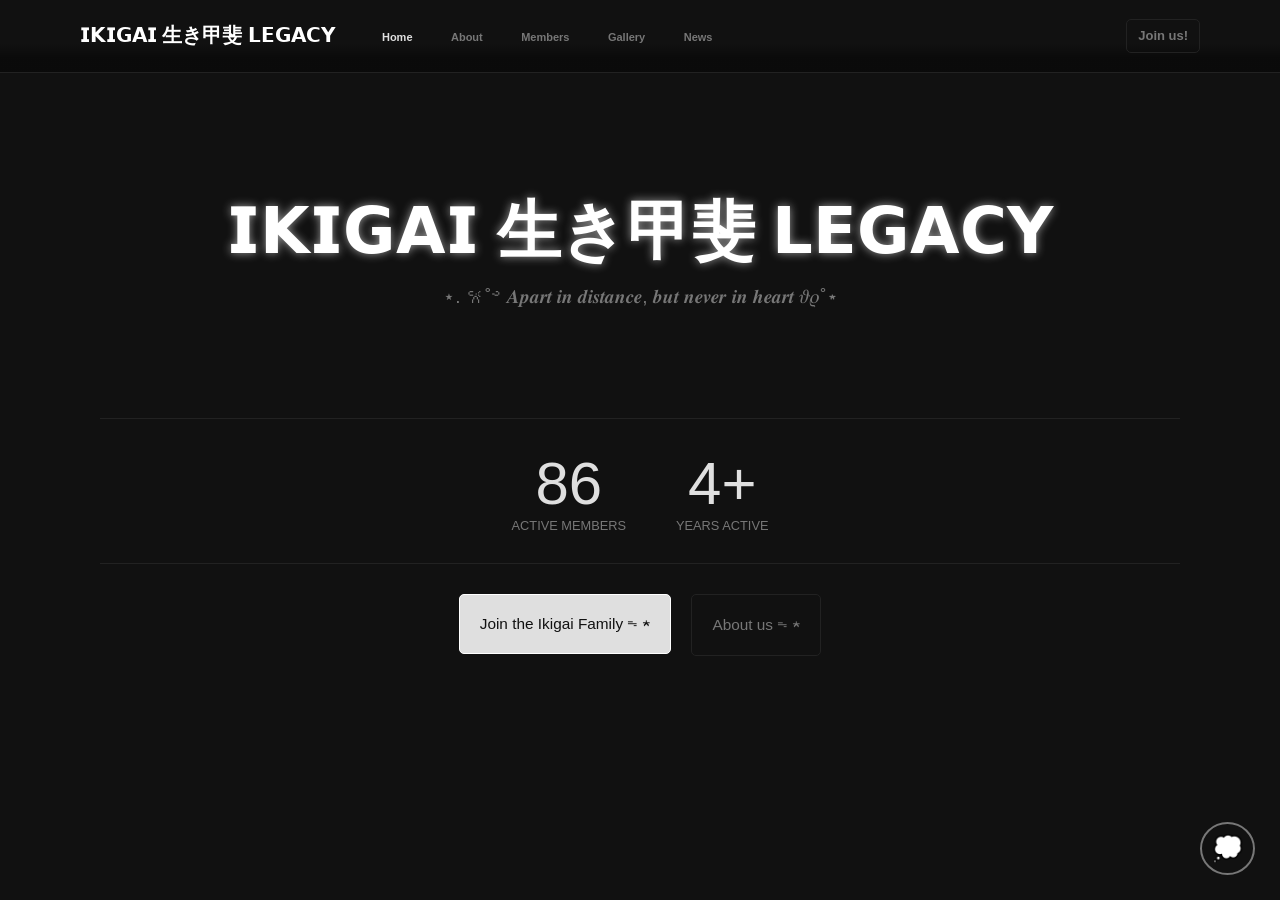
<file: index.html>
<!DOCTYPE html>
<html lang="en">
<head>
    <meta charset="UTF-8">
    <meta name="viewport" content="width=device-width, initial-scale=1.0">
    <title>𝗜𝗞𝗜𝗚𝗔𝗜 生き甲斐 𝗟𝗘𝗚𝗔𝗖𝗬</title>
    <link rel="stylesheet" href="home.css">
    <link rel="stylesheet" href="discord-widget.css">
    <link rel="stylesheet" href="general.css">
    <link rel="icon" type="image/png" href="ikigai.png">
</head>
<body>

    <div class="menu-container">  

        <button class="menu-btn" id="menu-btn"><strong>☰</strong></button>
        <div class="menu-overlay" onclick="closeMenu()"></div>
        <nav class="menu">
            <a href="index.html" class="active">Home</a>
            <a href="about.html">About</a>
            <a href="members.html">Members</a>
            <a href="gallery.html">Gallery</a>
            <a href="news.html">News</a>
            <button class="join-menu join-trigger">Join us!</button>
        </nav>
        
    </div>
    
    <div class="header">
        <div class="head-container">
            <div class="logo-title">
                <div class="logo-name">𝗜𝗞𝗜𝗚𝗔𝗜 生き甲斐 𝗟𝗘𝗚𝗔𝗖𝗬</div>
            </div>
            
            <div class="nav-buttons">

                <div class="start">
                    <nav>
                        <a href="index.html" class="active">Home</a>
                        <a href="about.html">About</a>
                        <a href="members.html">Members</a>
                        <a href="gallery.html">Gallery</a>
                        <a href="news.html">News</a>
                    </nav>
                </div>

                <div class="end">
                    <button class="join-end join-trigger">Join us!</button>
                </div>

            </div>

            

            

            
        </div>
    </div>

    <!-- Discord Widget Button -->
    <div class="showcard-container"> <button class="show-card" onclick="showCard()">💭</button> </div>

    <!-- Discord Widget Card -->
    <div class="discord-widget">
        <div class="discord-card" id="discord-card"> 
            <div class="head">
                <div class="serverName" id="serverName">⋆˚࿔ 𝒊𝒌𝒊𝒈𝒂𝒊 𝜗𝜚˚⋆</div>
                    <button class="hide-card" onclick="closeCard()" id="hide">✗</button>
            </div>

            <div class="online-section">
                <div class="dot-symbol">●</div>
                <div class="online-text"> 𝑶𝒏𝒍𝒊𝒏𝒆 - <span id="online">0</span> </div>
            </div>

            <div class="avatar-position">
                <div class="avatars">

                    <div class="avatar online">
                        <img src="discord/profile1.webp">
                    </div>

                    <div class="avatar online">
                        <img src="discord/profile2.webp">
                    </div>

                    <div class="avatar idle">
                        <img src="discord/profile3.webp">
                    </div>

                    <div class="avatar idle">
                        <img src="discord/profile4.webp">
                    </div>

                    <div class="avatar dnd">
                        <img src="discord/profile5.webp">
                    </div>

                </div>
            </div>

            <div class="lower-part">
                <a id="joinBtn" href="https://discord.com/invite/5m6chs7nX4" target="_blank">Join Server</a>
            </div>
        </div>
    </div>

    <div class="page">
        <div class="home-page">
        
            <!-- Title section -->
            <div class="home-title">
            <strong>𝗜𝗞𝗜𝗚𝗔𝗜 生き甲斐 𝗟𝗘𝗚𝗔𝗖𝗬</strong>
            </div>

            <div class="motto">⋆. 𐙚˚࿔ 𝑨𝒑𝒂𝒓𝒕 𝒊𝒏 𝒅𝒊𝒔𝒕𝒂𝒏𝒄𝒆, 𝒃𝒖𝒕 𝒏𝒆𝒗𝒆𝒓 𝒊𝒏 𝒉𝒆𝒂𝒓𝒕 𝜗𝜚˚⋆</div>

            <!-- detail sections-->
            <div class="detail-section">
                <div class="detail-container">
                <div class="details">
                    86
                </div>
                <div class="detail-desc">
                    ACTIVE MEMBERS
                </div>
                </div>

                <div class="detail-container">
                <div class="details">
                    4+
                </div>
                <div class="detail-desc">
                    YEARS ACTIVE
                </div>
                </div>


            </div>
            
            <!-- low sections -->
            <div class="low-sections">
                <div class="low-buttons">
                    <button class="low-join join-trigger">
                        Join the Ikigai Family ᯓ★
                    </button>
                    <a class="low-about" href="about.html">About us ᯓ★</a>
                </div>
            </div>

            

        </div>

        
    </div> <!-- Page End -->

    <!-- Join Modal -->
    <div class="modal-join">

        <div class="modal-window">

            <!-- Header -->
            <div class="modal-header">

                <div class="modal-info">
                    <div class="modal-title">
                        𝑱𝒐𝒊𝒏 𝑰𝒌𝒊𝒈𝒂𝒊 𝑭𝒂𝒎𝒊𝒍𝒚
                    </div>

                    <div class="modal-desc">
                        Please read our rules before joining.
                    </div>
                </div>

                <button class="modal-close">×</button>

            </div>

            <!-- Rules -->
            <div class="modal-viewer">

                <div class="join-rules">

                    <div class="join-rule">
                        <div class="rule-title">𝟏. 𝑹𝒆𝒔𝒑𝒆𝒄𝒕 𝑬𝒗𝒆𝒓𝒚𝒐𝒏𝒆</div>
                        <div class="rule-desc">
                            Treat every member with kindness and respect their opinions. Everyone’s voice matters here.
                        </div>
                    </div>

                    <div class="join-rule">
                        <div class="rule-title">𝟐. 𝑺𝒕𝒓𝒊𝒄𝒕 𝑪𝒐𝒏𝒇𝒊𝒅𝒆𝒏𝒕𝒊𝒂𝒍𝒊𝒕𝒚</div>
                        <div class="rule-desc">
                            Everything shared in this group stays in this group. This includes conversations, personal accounts, and media.
                            Even if you leave the squad, confidentiality rules still apply. No sharing or discussing anything outside the group, now or in the future.
                        </div>
                    </div>

                    <div class="join-rule">
                        <div class="rule-title">𝟑. 𝑵𝒐 𝑻𝒓𝒐𝒖𝒃𝒍𝒆𝒎𝒂𝒌𝒆𝒓𝒔</div>
                        <div class="rule-desc">
                            We’re here to play and have fun. Any behavior that disrupts our harmony or causes conflict won’t be tolerated. We are strict about this rule, and repeated offenses or serious disruptions can result in <strong>Immediate Removal</strong> from the squad.
                        </div>
                    </div>

                    <div class="join-rule">
                        <div class="rule-title">𝟒. 𝑯𝒂𝒏𝒅𝒍𝒆 𝑪𝒐𝒏𝒇𝒍𝒊𝒄𝒕𝒔 𝑷𝒓𝒊𝒗𝒂𝒕𝒆𝒍𝒚</div>
                        <div class="rule-desc">
                            If you have issues with other members, resolve them privately. Leaving our GCs is equivalent to leaving the squad. Avoid creating unnecessary conflict.
                        </div>
                    </div>

                </div>

                <div class="join-actions">

                    <a 
                        href="https://canva.link/7v14h85819vjnkk"
                        target="_blank"
                        class="join-edit">
                        Edit Squad DP
                    </a>

                    <a 
                        href="https://docs.google.com/forms/d/e/1FAIpQLSfjyB8L9kWrnWd9bgaFZAZojtJx5KCW9Il7itQAc0xYwwFybQ/viewform"
                        target="_blank"
                        class="join-confirm">
                        Join the Family ᯓ★
                    </a>

                </div>

            </div>

        </div>

    </div>
 

<script src="general.js"></script>
</body>
</html>
</file>
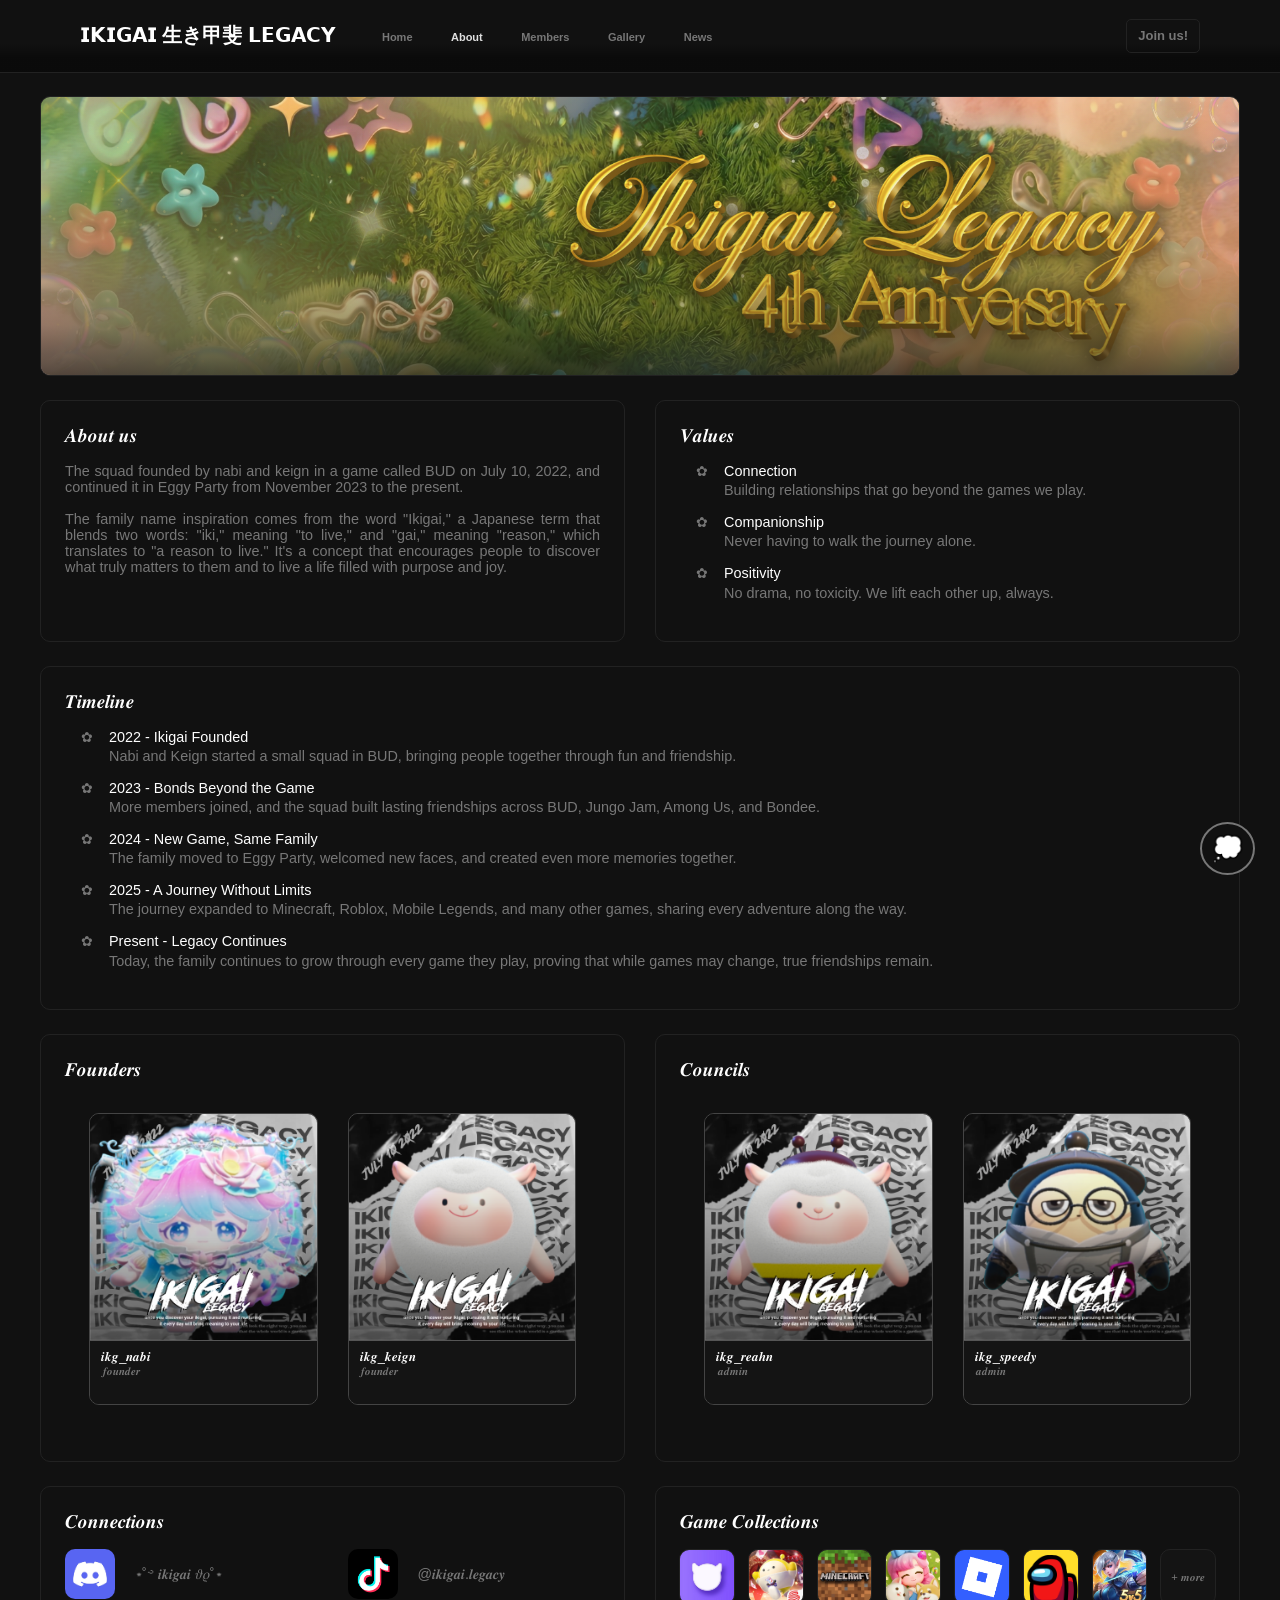
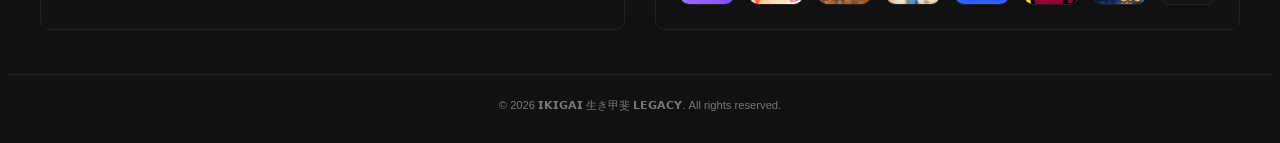
<file: about.html>
<!DOCTYPE html>
<html lang="en">
<head>
    <meta charset="UTF-8">
    <meta name="viewport" content="width=device-width, initial-scale=1.0">
    <title>𝗜𝗞𝗜𝗚𝗔𝗜 生き甲斐 𝗟𝗘𝗚𝗔𝗖𝗬</title>
    <link rel="stylesheet" href="general.css">
    <link rel="stylesheet" href="about.css">
    <link rel="stylesheet" href="discord-widget.css">
    <link rel="icon" type="image/png" href="ikigai.png">
</head>
<body>

    <!-- Header -->
    <div class="menu-container">  

        <button class="menu-btn" id="menu-btn"><strong>☰</strong></button>
        <div class="menu-overlay" onclick="closeMenu()"></div>
        <nav class="menu">
            <a href="index.html">Home</a>
            <a href="about.html" class="active">About</a>
            <a href="members.html">Members</a>
            <a href="gallery.html">Gallery</a>
            <a href="news.html">News</a>
            <button class="join-menu join-trigger">Join us!</button>
        </nav>
        
    </div>
    
    <div class="header">
        <div class="head-container">
            <div class="logo-title">
                <div class="logo-name">𝗜𝗞𝗜𝗚𝗔𝗜 生き甲斐 𝗟𝗘𝗚𝗔𝗖𝗬</div>
            </div>
            
            <div class="nav-buttons">

                <div class="start">
                    <nav>
                        <a href="index.html">Home</a>
                        <a href="about.html" class="active">About</a>
                        <a href="members.html">Members</a>
                        <a href="gallery.html">Gallery</a>
                    <a href="news.html">News</a>
                    </nav>
                </div>

                <div class="end">
                    <button class="join-end join-trigger">Join us!</button>
                </div>

            </div>

            

            

            
        </div>
    </div>

    <!-- Discord-widget -->
    <div class="showcard-container"> <button class="show-card" onclick="showCard()">💭</button> </div>
    <div class="discord-widget">
        <div class="discord-card" id="discord-card"> 
            <div class="head">

                <div class="serverName" id="serverName">⋆˚࿔ 𝒊𝒌𝒊𝒈𝒂𝒊 𝜗𝜚˚⋆</div>

                    <button class="hide-card" onclick="closeCard()" id="hide">✗</button>

            </div>

            <div class="online-section">
                <div class="dot-symbol">●</div>
                <div class="online-text"> 𝑶𝒏𝒍𝒊𝒏𝒆 - <span id="online">0</span> </div>
            </div>
    


            <div class="avatar-position">
                <div class="avatars">

                    <div class="avatar online">
                        <img src="discord/profile1.webp">
                    </div>

                    <div class="avatar online">
                        <img src="discord/profile2.webp">
                    </div>

                    <div class="avatar idle">
                        <img src="discord/profile3.webp">
                    </div>

                    <div class="avatar idle">
                        <img src="discord/profile4.webp">
                    </div>

                    <div class="avatar dnd">
                        <img src="discord/profile5.webp">
                    </div>

                </div>
            </div>

            <div class="lower-part">
                <a id="joinBtn" href="https://discord.com/invite/5m6chs7nX4" target="_blank">Join Server</a>
            </div>
        </div>
    </div>

    <div class="page">
        <div class="about-page">

            <div class="about-container banner">
                <img src="banner/banner.png" class="banner-img">
            </div>
            
            <div class="about-grid">

                <div class="about-container">
                    <div class="about-title">
                        𝑨𝒃𝒐𝒖𝒕 𝒖𝒔
                    </div>
                    <div class="about-content">
                        The squad founded by nabi and keign in a game called BUD on July 10, 2022, and continued it in Eggy Party from November 2023 to the present.
                    </div>
                    <div class="about-content">
                        The family name inspiration comes from the word "Ikigai," a Japanese term that blends two words: "iki," meaning "to live," and "gai," meaning "reason," which translates to "a reason to live." It's a concept that encourages people to discover what truly matters to them and to live a life filled with purpose and joy.
                    </div>
                </div>

                <div class="about-container">
                    <div class="about-title">
                        𝑽𝒂𝒍𝒖𝒆𝒔
                    </div>
                    <div class="about-content">
                        <div class="about-items">
                            <div class="item-bullet">✿</div>
                            <div class="item-content">
                                <div class="item-title">Connection</div>
                                <div class="item-desc">Building relationships that go beyond the games we play.</div>
                            </div>
                        </div>
                    </div>
                    <div class="about-content">
                        <div class="about-items">
                            <div class="item-bullet">✿</div>
                            <div class="item-content">
                                <div class="item-title">Companionship</div>
                                <div class="item-desc">Never having to walk the journey alone.</div>
                            </div>
                        </div>
                    </div>
                    <div class="about-content">
                        <div class="about-items">
                            <div class="item-bullet">✿</div>
                            <div class="item-content">
                                <div class="item-title">Positivity</div>
                                <div class="item-desc">No drama, no toxicity. We lift each other up, always.</div>
                            </div>
                        </div>
                    </div>
                </div>

            </div>

            <div class="about-container timeline-container">
                <div class="about-title">
                    𝑻𝒊𝒎𝒆𝒍𝒊𝒏𝒆
                </div>
                <div class="about-content">
                    <div class="about-items">
                            <div class="item-bullet">✿</div>
                            <div class="item-content">
                                <div class="item-title">2022 - Ikigai Founded</div>
                                <div class="item-desc">Nabi and Keign started a small squad in BUD, bringing people together through fun and friendship.</div>
                            </div>
                        </div>
                </div>

                <div class="about-content">
                    <div class="about-items">
                            <div class="item-bullet">✿</div>
                            <div class="item-content">
                                <div class="item-title">2023 - Bonds Beyond the Game</div>
                                <div class="item-desc">More members joined, and the squad built lasting friendships across BUD, Jungo Jam, Among Us, and Bondee.</div>
                            </div>
                        </div>
                </div>

                <div class="about-content">
                    <div class="about-items">
                            <div class="item-bullet">✿</div>
                            <div class="item-content">
                                <div class="item-title">2024 - New Game, Same Family</div>
                                <div class="item-desc">The family moved to Eggy Party, welcomed new faces, and created even more memories together.</div>
                            </div>
                        </div>
                </div>

                <div class="about-content">
                    <div class="about-items">
                            <div class="item-bullet">✿</div>
                            <div class="item-content">
                                <div class="item-title">2025 - A Journey Without Limits</div>
                                <div class="item-desc">The journey expanded to Minecraft, Roblox, Mobile Legends, and many other games, sharing every adventure along the way.</div>
                            </div>
                        </div>
                </div>

                <div class="about-content">
                    <div class="about-items">
                            <div class="item-bullet">✿</div>
                            <div class="item-content">
                                <div class="item-title">Present - Legacy Continues</div>
                                <div class="item-desc">Today, the family continues to grow through every game they play, proving that while games may change, true friendships remain.</div>
                            </div>
                        </div>
                </div>
            </div>
            <div class="about-grid">
                <div class="about-container">
                    <div class="about-title">
                        𝑭𝒐𝒖𝒏𝒅𝒆𝒓𝒔
                    </div>
                    <div class="about-content">
                        <div class="about-content-grid">
                            <div class="about-card">
                                <div class="about-img">
                                    <img src="profiles/nabi.png">
                                </div>
                                
                                <div class="about-body">
                                    <div class="about-name">𝒊𝒌𝒈_𝒏𝒂𝒃𝒊</div>
                                    <div class="about-role">𝒇𝒐𝒖𝒏𝒅𝒆𝒓</div>
                                </div>
                            </div>
                            <div class="about-card">
                                <div class="about-img">
                                    <img src="profiles/dongdong1.png">
                                </div>
                                <div class="about-body">
                                    <div class="about-name">𝒊𝒌𝒈_𝒌𝒆𝒊𝒈𝒏</div>
                                    <div class="about-role">𝒇𝒐𝒖𝒏𝒅𝒆𝒓</div>
                                    <div class="about-socials"></div>
                                </div>
                            </div>
                        </div>
                    </div>
                    
                </div>

                <div class="about-container">
                    <div class="about-title">
                        𝑪𝒐𝒖𝒏𝒄𝒊𝒍𝒔
                    </div>
                    <div class="about-content">
                        <div class="about-content-grid">
                            <div class="about-card">
                                <div class="about-img">
                                    <img src="profiles/dongdong2.png">
                                </div>
                                <div class="about-body">
                                    <div class="about-name">𝒊𝒌𝒈_𝒓𝒆𝒂𝒉𝒏</div>
                                    <div class="about-role">𝒂𝒅𝒎𝒊𝒏</div>
                                </div>
                            </div>
                            <div class="about-card">
                                <div class="about-img">
                                    <img src="profiles/speedy.png">
                                </div>
                                <div class="about-body">
                                    <div class="about-name">𝒊𝒌𝒈_𝒔𝒑𝒆𝒆𝒅𝒚</div>
                                    <div class="about-role">𝒂𝒅𝒎𝒊𝒏</div>
                                    <div class="about-socials"></div>
                                </div>
                            </div>
                        </div>
                    </div>
                    
                </div>
            </div>

            <div class="about-grid">

                <div class="about-container">
                    <div class="about-title">
                        𝑪𝒐𝒏𝒏𝒆𝒄𝒕𝒊𝒐𝒏𝒔
                    </div>
                    <div class="about-connections-grid">
                        <div class="about-connections">
                            <img class="about-connections-img" src="apps/discord.jpg">
                            <a class="about-connections-link" href="https://discord.com/invite/5m6chs7nX4" target="_blank">⋆˚࿔ 𝒊𝒌𝒊𝒈𝒂𝒊 𝜗𝜚˚⋆</a>
                        </div>
                        <div class="about-connections">
                            <img class="about-connections-img" src="apps/tiktok.avif">
                            <a class="about-connections-link" href="https://www.tiktok.com/@ikigai.legacy?_t=ZS-8wNGGbBKXw1&_r=1" target="_blank">@𝒊𝒌𝒊𝒈𝒂𝒊.𝒍𝒆𝒈𝒂𝒄𝒚</a>
                        </div>
                    </div>
                </div>

                <div class="about-container">
                    <div class="about-title">
                        𝑮𝒂𝒎𝒆 𝑪𝒐𝒍𝒍𝒆𝒄𝒕𝒊𝒐𝒏𝒔
                    </div>
                    <div class="about-games-grid">
                        <img class="about-games" src="apps/bud.jpg">
                        <img class="about-games" src="apps/eggyparty.png">
                        <img class="about-games" src="apps/minecraft.webp">
                        <img class="about-games" src="apps/Heartopia.webp">
                        <img class="about-games" src="apps/roblox.webp">
                        <img class="about-games" src="apps/among-us.png">
                        <img class="about-games" src="apps/MLBB.jpg">
                        <div class="about-games">+ 𝒎𝒐𝒓𝒆</div>
                    </div>
                </div>

            


            </div>

            
            
        </div>

        <div class="footer">
            © 2026 𝗜𝗞𝗜𝗚𝗔𝗜 生き甲斐 𝗟𝗘𝗚𝗔𝗖𝗬. All  rights reserved.
        </div>
    </div>

    <!-- Join Modal -->
    <div class="modal-join">

        <div class="modal-window">

            <!-- Header -->
            <div class="modal-header">

                <div class="modal-info">
                    <div class="modal-title">
                        𝑱𝒐𝒊𝒏 𝑰𝒌𝒊𝒈𝒂𝒊 𝑭𝒂𝒎𝒊𝒍𝒚
                    </div>

                    <div class="modal-desc">
                        Please read our rules before joining.
                    </div>
                </div>

                <button class="modal-close">×</button>

            </div>

            <!-- Rules -->
            <div class="modal-viewer">

                <div class="join-rules">

                    <div class="join-rule">
                        <div class="rule-title">𝟏. 𝑹𝒆𝒔𝒑𝒆𝒄𝒕 𝑬𝒗𝒆𝒓𝒚𝒐𝒏𝒆</div>
                        <div class="rule-desc">
                            Treat every member with kindness and respect their opinions. Everyone’s voice matters here.
                        </div>
                    </div>

                    <div class="join-rule">
                        <div class="rule-title">𝟐. 𝑺𝒕𝒓𝒊𝒄𝒕 𝑪𝒐𝒏𝒇𝒊𝒅𝒆𝒏𝒕𝒊𝒂𝒍𝒊𝒕𝒚</div>
                        <div class="rule-desc">
                            Everything shared in this group stays in this group. This includes conversations, personal accounts, and media.
                            Even if you leave the squad, confidentiality rules still apply. No sharing or discussing anything outside the group, now or in the future.
                        </div>
                    </div>

                    <div class="join-rule">
                        <div class="rule-title">𝟑. 𝑵𝒐 𝑻𝒓𝒐𝒖𝒃𝒍𝒆𝒎𝒂𝒌𝒆𝒓𝒔</div>
                        <div class="rule-desc">
                            We’re here to play and have fun. Any behavior that disrupts our harmony or causes conflict won’t be tolerated. We are strict about this rule, and repeated offenses or serious disruptions can result in <strong>Immediate Removal</strong> from the squad.
                        </div>
                    </div>

                    <div class="join-rule">
                        <div class="rule-title">𝟒. 𝑯𝒂𝒏𝒅𝒍𝒆 𝑪𝒐𝒏𝒇𝒍𝒊𝒄𝒕𝒔 𝑷𝒓𝒊𝒗𝒂𝒕𝒆𝒍𝒚</div>
                        <div class="rule-desc">
                            If you have issues with other members, resolve them privately. Leaving our GCs is equivalent to leaving the squad. Avoid creating unnecessary conflict.
                        </div>
                    </div>

                </div>

                <div class="join-actions">

                    <a 
                        href="https://canva.link/7v14h85819vjnkk"
                        target="_blank"
                        class="join-edit">
                        Edit Squad DP
                    </a>

                    <a 
                        href="https://docs.google.com/forms/d/e/1FAIpQLSfjyB8L9kWrnWd9bgaFZAZojtJx5KCW9Il7itQAc0xYwwFybQ/viewform"
                        target="_blank"
                        class="join-confirm">
                        Join the Family ᯓ★
                    </a>

                </div>

            </div>

        </div>

    </div>

    

  <script src="general.js"></script>
</body>
</html>
</file>
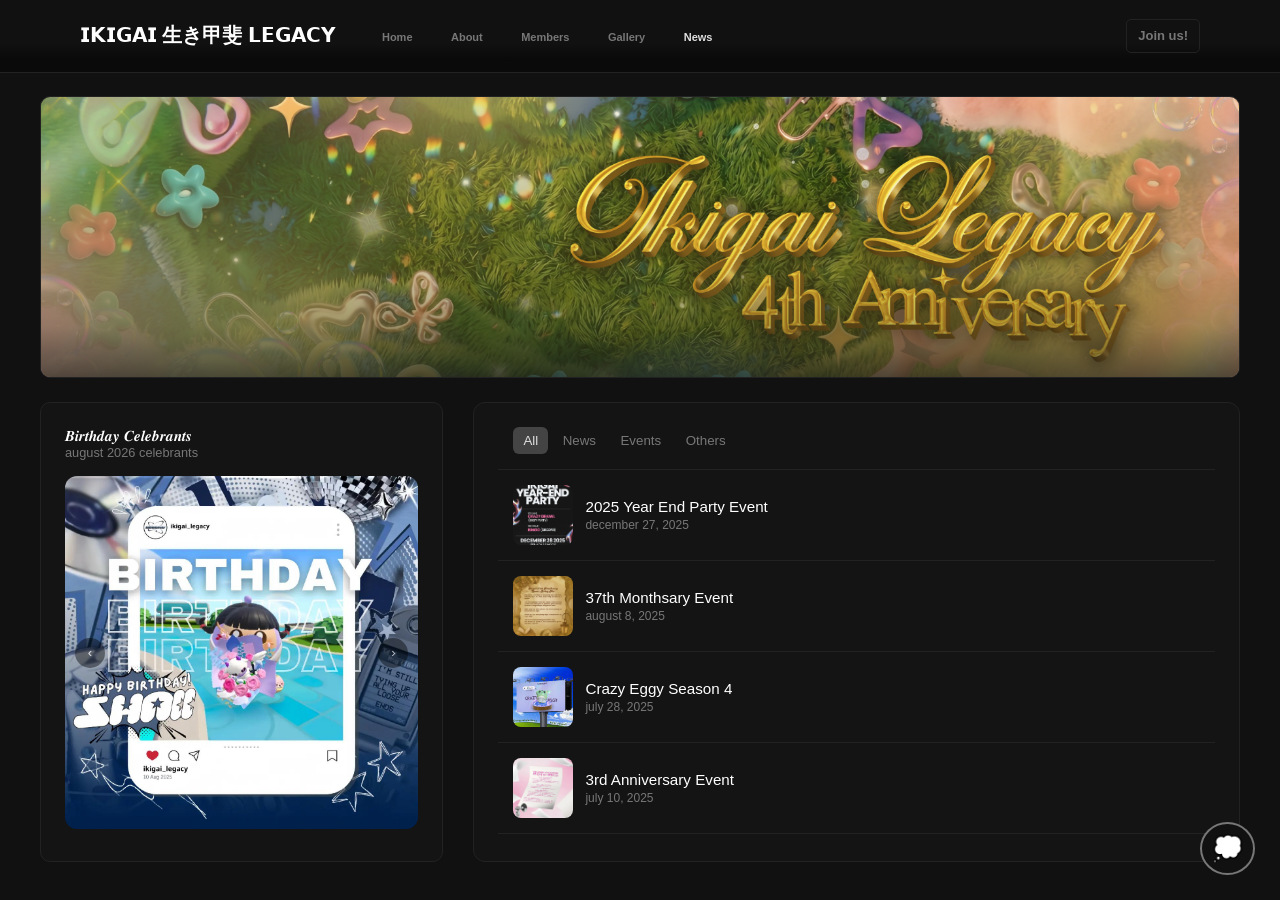
<file: news.html>
<!DOCTYPE html>
<html lang="en">
<head>
    <meta charset="UTF-8">
    <meta name="viewport" content="width=device-width, initial-scale=1.0">
    <title>𝗜𝗞𝗜𝗚𝗔𝗜 生き甲斐 𝗟𝗘𝗚𝗔𝗖𝗬</title>
    <link rel="stylesheet" href="discord-widget.css">
    <link rel="stylesheet" href="general.css">
    <link rel="stylesheet" href="news.css">
    <link rel="icon" type="image/png" href="ikigai.png">
</head>
<body>
    <div class="menu-container">  

        <button class="menu-btn" id="menu-btn"><strong>☰</strong></button>
                
        <nav class="menu">
            <a href="index.html" >Home</a>
            <a href="about.html">About</a>
            <a href="members.html">Members</a>
            <a href="gallery.html">Gallery</a>
            <a href="news.html" class="active">News</a>
            <button class="join-menu join-trigger">Join us!</button>
        </nav>
        
    </div>
    
    <div class="header">
        <div class="head-container">
            <div class="logo-title">
                <div class="logo-name">𝗜𝗞𝗜𝗚𝗔𝗜 生き甲斐 𝗟𝗘𝗚𝗔𝗖𝗬</div>
            </div>
            
            <div class="nav-buttons">

                <div class="start">
                    <nav>
                        <a href="index.html">Home</a>
                        <a href="about.html">About</a>
                        <a href="members.html">Members</a>
                        <a href="gallery.html">Gallery</a>
                        <a href="news.html" class="active">News</a>
                    </nav>
                </div>

                <div class="end">
                    <button class="join-end join-trigger">Join us!</button>
                </div>

            </div>

            

            

            
        </div>
    </div>

    <!-- Discord Widget Button -->
    <div class="showcard-container"> <button class="show-card" onclick="showCard()">💭</button> </div>

    <!-- Discord Widget Card -->
    <div class="discord-widget">
        <div class="discord-card" id="discord-card"> 
            <div class="head">
                <div class="serverName" id="serverName">⋆˚࿔ 𝒊𝒌𝒊𝒈𝒂𝒊 𝜗𝜚˚⋆</div>
                <button class="hide-card" onclick="closeCard()" id="hide">✗</button>
            </div>

            <div class="online-section">
                <div class="dot-symbol">●</div>
                <div class="online-text"> 𝑶𝒏𝒍𝒊𝒏𝒆 - <span id="online">0</span> </div>
            </div>

            <div class="avatar-position">
                <div class="avatars">

                    <div class="avatar online">
                        <img src="discord/profile1.webp">
                    </div>

                    <div class="avatar online">
                        <img src="discord/profile2.webp">
                    </div>

                    <div class="avatar idle">
                        <img src="discord/profile3.webp">
                    </div>

                    <div class="avatar idle">
                        <img src="discord/profile4.webp">
                    </div>

                    <div class="avatar dnd">
                        <img src="discord/profile5.webp">
                    </div>

                </div>
            </div>

            <div class="lower-part">
                <a id="joinBtn" href="https://discord.com/invite/5m6chs7nX4" target="_blank">Join Server</a>
            </div>
        </div>
    </div>

    <div class="page">
        <div class="news-page">

            <div class="banner">
                <img src="banner/banner.png" class="banner-img">
            </div>

            <div class="news-grid">

                

                <div class="news-container">

                    <div class="news-title">𝑩𝒊𝒓𝒕𝒉𝒅𝒂𝒚 𝑪𝒆𝒍𝒆𝒃𝒓𝒂𝒏𝒕𝒔</div>
                    <div class="news-desc">august 2026 celebrants</div>
                    <div class="img-carousel">

                        <button class="img-btn img-prev">‹</button>

                        <div class="img-window">
                            <div class="img-track">

                                <img class="img-slide" src="bday/08-10.jpeg" alt="">
                                <img class="img-slide" src="bday/08-11.jpeg" alt="">
                                <img class="img-slide" src="bday/08-14.jpeg" alt="">
                                <img class="img-slide" src="bday/08-15.jpeg" alt="">
                                <img class="img-slide" src="bday/08-18.jpeg" alt="">
                                <img class="img-slide" src="bday/08-28.jpeg" alt="">
                                <img class="img-slide" src="bday/08-29.jpeg" alt="">
                                <img class="img-slide" src="bday/08-30.jpeg" alt="">

                            </div>
                        </div>

                        <button class="img-btn img-next">›</button>

                    </div>
                </div>

                <div class="news-container news-panel">

                    <div class="news-header">

                        <button class="news-tab active" data-type="all">All</button>
                        <button class="news-tab" data-type="news">News</button>
                        <button class="news-tab" data-type="events">Events</button>
                        <button class="news-tab" data-type="others">Others</button>

                    </div>

                    <div class="news-list">

                        

                    </div>

                </div>


            </div>

            

            
            
            
        </div>
    </div>

    <div class="img-modal">

        <div class="img-modal-box">

            <button class="img-modal-close">×</button>

            <img class="img-modal-content">

        </div>

    </div>

    <!-- Join Modal -->
    <div class="modal-join">

        <div class="modal-window">

            <!-- Header -->
            <div class="modal-header">

                <div class="modal-info">
                    <div class="modal-title">
                        𝑱𝒐𝒊𝒏 𝑰𝒌𝒊𝒈𝒂𝒊 𝑭𝒂𝒎𝒊𝒍𝒚
                    </div>

                    <div class="modal-desc">
                        Please read our rules before joining.
                    </div>
                </div>

                <button class="modal-close">×</button>

            </div>

            <!-- Rules -->
            <div class="modal-viewer">

                <div class="join-rules">

                    <div class="join-rule">
                        <div class="rule-title">𝟏. 𝑹𝒆𝒔𝒑𝒆𝒄𝒕 𝑬𝒗𝒆𝒓𝒚𝒐𝒏𝒆</div>
                        <div class="rule-desc">
                            Treat every member with kindness and respect their opinions. Everyone’s voice matters here.
                        </div>
                    </div>

                    <div class="join-rule">
                        <div class="rule-title">𝟐. 𝑺𝒕𝒓𝒊𝒄𝒕 𝑪𝒐𝒏𝒇𝒊𝒅𝒆𝒏𝒕𝒊𝒂𝒍𝒊𝒕𝒚</div>
                        <div class="rule-desc">
                            Everything shared in this group stays in this group. This includes conversations, personal accounts, and media.
                            Even if you leave the squad, confidentiality rules still apply. No sharing or discussing anything outside the group, now or in the future.
                        </div>
                    </div>

                    <div class="join-rule">
                        <div class="rule-title">𝟑. 𝑵𝒐 𝑻𝒓𝒐𝒖𝒃𝒍𝒆𝒎𝒂𝒌𝒆𝒓𝒔</div>
                        <div class="rule-desc">
                            We’re here to play and have fun. Any behavior that disrupts our harmony or causes conflict won’t be tolerated. We are strict about this rule, and repeated offenses or serious disruptions can result in <strong>Immediate Removal</strong> from the squad.
                        </div>
                    </div>

                    <div class="join-rule">
                        <div class="rule-title">𝟒. 𝑯𝒂𝒏𝒅𝒍𝒆 𝑪𝒐𝒏𝒇𝒍𝒊𝒄𝒕𝒔 𝑷𝒓𝒊𝒗𝒂𝒕𝒆𝒍𝒚</div>
                        <div class="rule-desc">
                            If you have issues with other members, resolve them privately. Leaving our GCs is equivalent to leaving the squad. Avoid creating unnecessary conflict.
                        </div>
                    </div>

                </div>

                <div class="join-actions">

                    <a 
                        href="https://canva.link/7v14h85819vjnkk"
                        target="_blank"
                        class="join-edit">
                        Edit Squad DP
                    </a>

                    <a 
                        href="https://docs.google.com/forms/d/e/1FAIpQLSfjyB8L9kWrnWd9bgaFZAZojtJx5KCW9Il7itQAc0xYwwFybQ/viewform"
                        target="_blank"
                        class="join-confirm">
                        Join the Family ᯓ★
                    </a>

                </div>

            </div>

        </div>

    </div>

    <script src="general.js"></script>
    <script src="news-list.js"></script>
    <script src="news.js"></script>
    
</body>

</html>
</file>
<file: home.css>
.home-page{
    max-width: 1200px;
    padding-top: 180px;
    padding-bottom: 40px;
    margin: auto;
    display: flex;
    flex-direction: column;
    align-items: center;
}

.home-title{

    font-size: 5vw;
    font-family: sans-serif;
    color: #ffffff;
    text-shadow: 0 0 10px #999;               
}

.motto{
    margin: 10px;
    font-size: clamp(12px, 1.5vw, 20px);
    font-family: sans-serif;
    color: #777;
    transform: scaleX(1);

}

.detail-section{
    display: flex;
    flex-direction: row;
    align-items: center;
    justify-content: center;
    gap: 50px;
    margin-top: 100px;
    width: 90%;
    height: auto;
    border-top: 1px solid #222;
    border-bottom: 1px solid #222;
}



.detail-container{
    display: flex;
    flex-direction: column;
    align-items: center;
    justify-content: center;
    margin-top: 30px;
    margin-bottom: 30px;
}

.details{
    color: #dfdfdf;
    font-family: sans-serif;
    font-size: clamp(35px, 5vw, 60px);

}

.detail-desc{
    color: #777;
    font-family: sans-serif;
    font-size: clamp(10px, 1vw, 14px);
}

.low-sections{
    margin-top: 30px;
    display: flex;
    flex-direction: row;
    justify-content: center;
}

.low-buttons{

    display: flex;
    flex-direction: row;
    justify-content: center;
    gap: 20px;
    flex-wrap: wrap;
}

.low-join{
    
    background-color: #dfdfdf;
    color: #111;
    border: 1px solid #E8D08A;
    border-radius: 5px;
    cursor: pointer;
    transition: .5s ease;
    text-decoration: none;
}

.low-join:hover {
    transform: scale(1.1);
    color: #111111;
    border-color: #dfdfdf;
    box-shadow: 0 0 10px #dfdfdf;


}

.low-about{
    
    background-color: transparent;
    color: #777;
    border: 1px solid #222;
    border-radius: 5px;
    cursor: pointer;
    transition: .5s ease;
    text-decoration: none;
}

.low-about:hover {
    transform: scale(1.1);
    color: #dfdfdf;
    border-color: #777;
    text-shadow: 0 0 10px #777;
}

.low-join,
.low-about{
    font-family: sans-serif;

    display: flex;
    justify-content: center;
    align-items: center;

    height: clamp(45px, 5vw, 60px);

    font-size: clamp(12px, 1.2vw, 16px);

    padding: 0 clamp(10px, 2vw, 20px);

    border-radius: 5px;

    cursor: pointer;
    transition: .3s ease;

    text-decoration: none;
}


.home-page{
    max-width: 1200px;
    padding-top: 180px;
    padding-bottom: 40px;
    margin: auto;
    display: flex;
    flex-direction: column;
    align-items: center;
}

.home-title{

    font-size: 5vw;
    font-family: sans-serif;
    color: #ffffff;
    text-shadow: 0 0 10px #999;               
}

.motto{
    margin: 10px;
    font-size: clamp(12px, 1.5vw, 20px);
    font-family: sans-serif;
    color: #777;
    transform: scaleX(1);

}

.detail-section{
    display: flex;
    flex-direction: row;
    align-items: center;
    justify-content: center;
    gap: 50px;
    margin-top: 100px;
    width: 90%;
    height: auto;
    border-top: 1px solid #222;
    border-bottom: 1px solid #222;
}



.detail-container{
    display: flex;
    flex-direction: column;
    align-items: center;
    justify-content: center;
    margin-top: 30px;
    margin-bottom: 30px;
}

.details{
    color: #dfdfdf;
    font-family: sans-serif;
    font-size: clamp(35px, 5vw, 60px);

}

.detail-desc{
    color: #777;
    font-family: sans-serif;
    font-size: clamp(10px, 1vw, 14px);
}

.low-sections{
    margin-top: 30px;
    display: flex;
    flex-direction: row;
    justify-content: center;
}

.low-buttons{

    display: flex;
    flex-direction: row;
    justify-content: center;
    gap: 20px;
    flex-wrap: wrap;
}

.low-join{
    
    background-color: #dfdfdf;
    color: #111;
    border: 1px solid white;
    border-radius: 5px;
    cursor: pointer;
    transition: .5s ease;
    text-decoration: none;
}

.low-join:hover {
    transform: scale(1.1);
    color: #111111;
    border-color: #dfdfdf;
    box-shadow: 0 0 10px #dfdfdf;


}

.low-about{
    
    background-color: transparent;
    color: #777;
    border: 1px solid #222;
    border-radius: 5px;
    cursor: pointer;
    transition: .5s ease;
    text-decoration: none;
}

.low-about:hover {
    transform: scale(1.1);
    color: #dfdfdf;
    border-color: #777;
    text-shadow: 0 0 10px #777;
}

.low-join,
.low-about{
    font-family: sans-serif;

    display: flex;
    justify-content: center;
    align-items: center;

    height: clamp(45px, 5vw, 60px);

    font-size: clamp(12px, 1.2vw, 16px);

    padding: 0 clamp(10px, 2vw, 20px);

    border-radius: 5px;

    cursor: pointer;
    transition: .3s ease;

    text-decoration: none;
}
</file>
<file: discord-widget.css>
.discord-card {

    position: fixed;
    right: 25px;
    bottom: 25px;

    width: 250px;
    padding: 20px;
    border-radius: 15px;

    background: #131313;

    border: 1px solid #fff;
    box-shadow: 0 0 10px #dfdfdf;

    color: white;
    font-family: Arial, sans-serif;

    opacity: 0;
    visibility: hidden;
    pointer-events: none;
    transform: scale(0.9);
    transition: all 0.8s ease;

    z-index: 23;
    
}

.discord-card.show{
    opacity: 1;

    visibility: visible;
    pointer-events: auto;
    transform: scale(1);
    z-index: 23;
}

.serverName{
    line-height: 1;
    color: white;
    font-size: 1.1rem;
    font-weight: 600;
    text-shadow: 0 0 10px #777;
}

.head{
    display: flex;
    flex-direction: row;
    justify-content: space-between;
    margin-bottom: 1.4rem;
}

.online-section{
    display: flex;
    flex-direction: row;
    margin-bottom: .4rem;
}

.dot-symbol{
    font-size: .9rem;
    display: inline;
    color: #2aff83;
    text-shadow: 0 0 5px #23a55a,
                 0 0 10px #23a55a,
                 0 0 20px #23a55a;
}

.online-text{
    line-height: 1;
    margin-left: .6rem;
    display: inline;
    font-size: .9rem;
    color: #cfcfcf;
}

.hide-card{
    font-size: 10px;
    background-color: transparent;
    border: none;
    color: white;
    cursor: pointer;

    transition: .3s ease;
}

.hide-card:hover{

    color: #ffffff;
    border-color: #ffffff;
    text-shadow: 0 0 5px #ffffff,
                 0 0 10px #ffffff,
                 0 0 20px #ffffff;
}

.showcard-container{


    position: fixed;
    right: 25px;
    bottom: 25px;
    z-index: 20;
}


.show-card{

    font-size: 25px;
    padding: 10px;
    background-color: #111111;
    
    border: 2px solid #777;
    border-radius: 50%;
    cursor: pointer;
    position: relative;

    transition: .3s ease;
}

.show-card.hide {
    opacity: 0;
    pointer-events: none;
    transform: scale(0.8);
}

.show-card:hover{
    transform: scale(1.1);
    box-shadow: 0 0 15px #dfdfdf;
    border: 2px solid #fff;
}










#joinBtn {
    display: flex;
    justify-content: center;
    align-items: center;
    height: 40px;
    width: 100%;
    background: #fff;
    color: #111111;
    text-decoration: none;
    border-radius: 8px;
    transition: 0.3s;
}

#joinBtn:hover {
    box-shadow: 0 0 10px #777;
}

.avatar-position{
    margin-bottom: 13px;
    margin-left: 10px;
    

}
.avatar {
    position: relative;
    display: inline-block;
    margin-left: -8px;
}

.avatar img {
    width: 35px;
    height: 35px;
    border-radius: 50%;
    border: 2px solid #111;
    display: block;
    
}

.avatar::after {
    content: "";
    position: absolute;
    bottom: 1px;
    right: 1px;

    width: 10px;
    height: 10px;
    border-radius: 50%;
    border: 2px solid #111;
}

.avatar.online::after {
    background: #23a55a;
}

.avatar.idle::after {
    background: #f0b232;
}

.avatar.dnd::after {
    background: #f23f43;
}

.avatar.offline::after {
    background: #80848e;
}

.header {
    display: flex;
    justify-content: space-between;
    align-items: center;
}

.avatars {
    display: flex;
}
</file>
<file: general.css>
body {
    font-family: sans-serif;
    background-size: cover;
    background-color: #111;
}

.header {
    position: fixed;
    top: 0;
    left: 0;
    right: 0;
    height: 2.3rem;
    padding: 1.1rem;
    border-bottom: 1px solid #222;
    background-color: #111111;

    background-image: linear-gradient(
        to bottom,
        rgba(0, 0, 0, 0) 60%,
        rgba(0, 0, 0, 0.2) 70%,
        rgba(0, 0, 0, 0.4) 80%
    );
    z-index: 30; 
}

.head-container {
    max-width: 1300px;
    width: 90%;
    height: 100%;
    margin: auto;

    display: flex;
    flex-direction: row;

    
}

.logo-title, .nav-buttons{
    display: flex;
    align-items: center;
}
.nav-buttons{
    
    width: 100%;
}


.end{
    margin-left: auto;
}

.join-end {
    font-size: 13px;
    font-weight: 600;
    display: flex;
    justify-content: center;
    align-items: center;
    height: 34px;
    min-width: 74px;
    font-family: sans-serif;
    background-color: transparent;
    color: #777;
    border: 1px solid #222;
    border-radius: 5px;
    text-decoration: none;
    cursor: pointer;
    transition: .5s ease;
}

.join-end:hover {
    color: #111111;
    background-color: #dfdfdf;
    border-color: #dfdfdf;
    box-shadow: 0 0 10px #777;
}

@media screen and (max-width: 850px){
    .nav-buttons a, .join-end{
        display: none;
    }
    .menu-container .menu-btn{
        display: block;
        z-index: 40;
    }
}

.menu {
    background-color: #111111;
    position: fixed;

    display: grid;
    flex-direction: column;

    padding-top: 4.6rem;
    top: 0rem;
    right: 0;
    left: 0;

    width: 100%;
    height: 400px;

    align-items: center;

    transform: translateY(-100%);
    transition: 0.4s ease;

    z-index: 25;
    opacity: 0;
    pointer-events: none;
}

.menu.open {
    transform: translateY(0);
    opacity: 1;
    pointer-events: auto;
}

.menu-overlay{
    display: none;
    position: fixed;
    inset: 0;
    background: rgba(0, 0, 0, .55);
    z-index: 24;
}

.menu-overlay.open{
    display: block;
}

@media screen and (min-width: 850px){
    .menu.open, .menu{
        transform: translateY(-100%);
        opacity: 0;
        pointer-events: none;
    }
    .menu-overlay.open{
        display: none;
    }
}

.menu a{
    box-sizing: border-box;
    height: 100%;
    width: 100%;
    text-align: center;
    display: flex;
    align-items: center;
    justify-content: center;
    border: 1px solid #111111;
    border-bottom: 1px solid #222;
    
}

.menu a:hover{
    border: 1px solid #fff;
    border-right:1px solid #111111;
    border-left: 1px solid #111111;
    background-color: #2a2a2a;
}

.menu .menu-join:hover{
    border: 1px solid rgb(0, 0, 0);
    color: #111111;
    background-color: #fff;
    border-color: #fff;
}

.logo-name {
    font-family: Arial;
    font-weight: bold;
    font-size: 20px;
    margin-right: 15px;
    color: #ffffff;
    white-space: nowrap;
    transition: .5s ease;
    cursor: pointer;

}

nav a.active{
    color: #dfdfdf;
}

nav a{
    display: inline-block;
    font-family: Arial, Helvetica, sans-serif;
    padding: 1px;
    font-size: 11px;
    font-weight: 600;
    text-decoration: none;
    transition: .3s ease;
    background-color: transparent;
    color: #777;
    border: 1px solid transparent;
    cursor: pointer;

}

.nav-buttons a{
    margin-left: 30px;
}

nav a:hover{
    color: #fff ;
    text-shadow: 0 0 10px #dfdfdf;
}






.join-menu {
    font-size: 13px;
    font-weight: 600;
    display: flex;
    justify-content: center;
    align-items: center;
    height: 100%;
    min-width: 74px;
    font-family: sans-serif;
    background-color: transparent;
    color: #777;
    border: 1px solid #111;
    border-bottom: 1px solid #222;
    text-decoration: none;
    cursor: pointer;
    transition: .5s ease;
}

.join-menu:hover {
    color: #111111;
    background-color: #dfdfdf;
    border-color: #dfdfdf;
    box-shadow: 0 0 10px #777;
}

.menu-btn{
    display: none;
    position: fixed;
    font-size: 20px;
    color: #777;
    background: transparent;
    border: none;
    top: 17px;
    right: 4%;
    cursor: pointer;
    transition: .3s ease;
    
}

.menu-btn:hover{
    color: #dfdfdf ;
    text-shadow: 0 0 10px #dfdfdf
}



/* =========================
   JOIN MODAL
========================= */

.modal-join{
    position: fixed;
    inset: 0;

    display: none;
    align-items: center;
    justify-content: center;

    padding: 20px;
    box-sizing: border-box;

    background: rgba(0, 0, 0, .75);

    z-index: 999;
}

.modal-join.open{
    display: flex;
}


/* =========================
   MODAL WINDOW
========================= */

.modal-join .modal-window{
    width: 100%;
    max-width: 550px;
    max-height: 85vh;

    display: flex;
    flex-direction: column;

    background: #141414;
    border: 1px solid #444;
    border-radius: 12px;

    overflow: hidden;

    box-shadow: 0 15px 50px rgba(0,0,0,.6);
}


/* =========================
   HEADER
========================= */

.modal-join .modal-header{
    display: flex;
    align-items: flex-start;
    justify-content: space-between;

    padding: 20px;

    border-bottom: 1px solid #222;
}

.modal-join .modal-info{
    display: flex;
    flex-direction: column;
}

.modal-join .modal-title{
    color: white;
    font-size: 1.1rem;
}

.modal-join .modal-desc{
    color: #777;
    font-size: .75rem;
    margin-top: 5px;
}


/* CLOSE BUTTON */

.modal-join .modal-close{
    width: 32px;
    height: 32px;

    display: flex;
    align-items: center;
    justify-content: center;

    border: none;
    background: transparent;

    color: #777;

    font-size: 24px;

    cursor: pointer;

    transition: .3s ease;
}

.modal-join .modal-close:hover{
    color: white;
    text-shadow: 0 0 10px rgba(232,208,138,.4);
}


/* =========================
   CONTENT
========================= */

.modal-join .modal-viewer{
    padding: 20px;

    overflow-y: auto;
    overflow-x: hidden;
}


/* Scrollbar */

.modal-join .modal-viewer::-webkit-scrollbar{
    width: 5px;
}

.modal-join .modal-viewer::-webkit-scrollbar-thumb{
    background: #777;
    border-radius: 999px;
}

.modal-join .modal-viewer::-webkit-scrollbar-track{
    background: transparent;
}


/* =========================
   RULES
========================= */

.join-rules{
    display: flex;
    flex-direction: column;
}

.join-rule{
    padding: 14px 0;

    border-bottom: 1px solid #222;
}

.join-rule:first-child{
    padding-top: 0;
}

.rule-title{
    color: #ffffff;
    font-size: .85rem;
    margin-bottom: 5px;
}

.rule-desc{
    color: #777;
    font-size: .75rem;
    line-height: 1.5;
}


/* =========================
   JOIN BUTTON
========================= */

.join-actions{
    display: flex;
    justify-content: flex-end;
    gap: 10px;
    margin-top: 20px;
}

.join-edit,
.join-confirm{
    display: flex;
    align-items: center;
    justify-content: center;

    min-width: 150px;
    height: 36px;

    padding: 0 16px;
    box-sizing: border-box;

    border-radius: 6px;

    text-decoration: none;

    font-size: .75rem;
    font-weight: 600;

    transition: .3s ease;
}


/* Canva button */
.join-edit{
    color: #777;
    background: transparent;
    border: 1px solid #222;
}

.join-edit:hover{
    color: #111111;
    background: white;
    border-color: white;
    box-shadow: 0 0 10px white;
    transition: .3s ease;
}


/* Join button */
.join-confirm{
    color: #111111;
    background: white;
    border: 1px solid white;
}

.join-confirm:hover{
    box-shadow: 0 0 10px white;
    transition: .3s ease;
}


/* =========================
   MOBILE
========================= */

@media screen and (max-width: 500px){

    .modal-join{
        padding: 12px;
    }

    .modal-join .modal-window{
        max-height: 90vh;
    }

    .modal-join .modal-header{
        padding: 15px;
    }

    .modal-join .modal-viewer{
        padding: 15px;
    }

    .modal-join .modal-title{
        font-size: 1rem;
    }

    .join-edit,
    .join-confirm{
        width: 100%;
    }

    .join-actions{
        flex-direction: column;
    }
}











/* Page Styles */


/* Chrome, Edge, Safari */
html{
    scrollbar-width: thin;
    scrollbar-color: #777 transparent;
    overflow-y: scroll;
}

html::-webkit-scrollbar{
    width: 8px;
}

html::-webkit-scrollbar-track{
    background: transparent;
}

html::-webkit-scrollbar-thumb{
    background: #777;
    border-radius: 999px;
    transition: background .3s ease;
}

html::-webkit-scrollbar-thumb:hover{
    background: #dfdfdf;
}



.page {
    opacity: 0;
    transform: translateY(15px);
    transition: opacity 0.6s ease, transform 0.6s ease;
}

.page.loaded {
    opacity: 1;
    transform: translateY(0);
}

.page.leaving {
    opacity: 0;
    transform: translateY(15px);
}

* {
    -webkit-tap-highlight-color: transparent;
    font-family: 'Franklin Gothic Medium', 'Arial Narrow', Arial, sans-serif;
}

html.no-scroll,
body.no-scroll {
    overflow: hidden;
}
</file>
<file: about.css>
.about-page{

    max-width: 1200px;
    padding: 88px 20px 20px;
    margin: auto;
    display: flex;
    flex-direction: column;
    align-items: center;
}


.about-grid{
    width: 100%;
    display: grid;
    grid-template-columns: 1fr 1fr;
    justify-items: center;
    gap: 30px;
}

.about-container{
    width: 100%;
    padding: 1.5rem;
    box-sizing: border-box;
    border: 1px solid #222;
    border-radius: 10px;
    margin-bottom: 1.5rem;
}

.about-title{
    color: white;
    font-size: 1.2rem;
    margin-bottom: 1rem;
}

.about-content{
    color: #777;
    font-size: .9rem;
    display: flex;
    flex-direction: column;
    margin-bottom: 1rem;
    text-align: justify;
}

.about-items{
    padding-left: 1rem;
    padding-right: 1rem;
    display: flex;
    flex-direction: row;
    gap: 1rem;
}

.item-title{
    color: white;
    margin-bottom: .2rem;
}

.item-desc{
    font-size: .9rem;
}



.about-card{
    display: flex;
    flex-direction: column;
    border: 1px solid #444;
    border-radius: 10px;
    overflow: hidden;
}

.about-img{
    background-color: lightblue;
    width: 100%;
    aspect-ratio: 1/1;
    border-bottom: 1px solid #555;
}

.about-img{
    position: relative;
    width: 100%;
    aspect-ratio: 1/1;
    overflow: hidden;
    border-bottom: 1px solid #555;
}

.about-img img{
    width: 100%;
    height: 100%;
    object-fit: cover;
    display: block;
}


.about-body{
    display: flex;
    flex-direction: column;
    padding: .50rem .70rem .65rem;
    background-color: #141414;
}

.about-content-grid{
    width: 100%;
    padding: 1rem 1.5rem;
    box-sizing: border-box;
    display: grid;
    grid-template-columns: 1fr 1fr;
    gap: 30px;
}



.about-name{
    color: #ffffff;
    font-size: .8rem;
}

.about-role{
    color: #777;
    font-size: .7rem;
    margin-bottom: 1rem;
    margin-left: .10rem;
}

@media screen and (max-width: 950px){
    .about-content-grid{
        gap: 30px;
        padding: 1rem 13rem;
    }
    
}

@media screen and (max-width: 880px){
    .about-content-grid{
        gap: 30px;
        padding: 1rem 11rem;
    }
    
}

@media screen and (max-width: 820px){
    .about-content-grid{
        gap: 30px;
        padding: 1rem 9rem;
    }
    
}

@media screen and (max-width: 770px){
    .about-content-grid{
        gap: 30px;
        padding: 1rem 5rem;
    }
    
}

@media screen and (max-width: 720px){
    .about-content-grid{
        gap: 30px;
        padding: 1rem 2rem;
    }
    
}



@media screen and (max-width: 600px){
    .about-content-grid{
        gap: 20px;
        padding: .5rem .5rem;
    }
}

@media screen and (max-width: 450px){
    .about-content-grid{
        gap: 12px;
        padding: 0rem .2rem;
    }
    .about-name{
        font-size: .7rem;
        margin-bottom: .1rem;
    }
    .about-role{
        font-size: .6rem;
        margin-left: 0rem;
        margin-bottom: .7rem;
    }
    .about-body{
        padding: .4rem .45rem .4rem;
    }
}

.about-games-grid{
    display: grid;
    grid-template-columns: repeat(auto-fill, minmax(50px, 1fr));  
    justify-items: center;
    gap: 15px;
}

.about-games{
    width: 100%;
    aspect-ratio: 1/1;
    border: 1px solid #222;
    border-radius: 10px;
    color: #777;
    background-color: #141414;
    text-align: center;
    align-content: center;
    font-size: .7rem;
}

.about-connections-grid{
    display: grid;
    grid-template-columns: 1fr 1fr;
    gap: 30px;
    
}

@media screen and (max-width: 500px){
    .about-connections-grid{
        grid-template-columns: 1fr;
        gap: 30px;
    }
}

.about-connections{
    display: flex;
    flex-direction: row;
    align-items: center;
    gap: 20px;
    cursor: pointer;
}

.about-connections-img{
    height: 50px;
    aspect-ratio: 1/1;
    border-radius: 10px;
}

.about-connections-link{
    font-size: .9rem;
    text-decoration: none;
    color: #777;
    transition: .3s ease;
}

.about-connections:hover{
    .about-connections-link{
    color: white;
    text-shadow: 0 0 10px white;
    }
}

@media screen and (max-width: 950px){
    .about-grid{
        grid-template-columns: 1fr;
        gap: 0px;
    }
}

.footer{
    color: #777;
    font-size: .7rem;
    text-align: center;
    bottom: 0;
    left: 0;
    right: 0;
    padding: 1.4rem;
    border-top: 1px solid #222;
    background-color: #111111;
}

.banner{
    max-height: 280px;
    padding: 0;
    overflow: hidden;
    position: relative;
    display: flex;
    align-items: center;
}

.banner-img{
    opacity: 100%;
    width: 100%;
    height: auto;
    display: block;
    border-radius: inherit;
}

/* Dark gradient overlay */
.banner{
    position: relative;
    overflow: hidden;
}

.banner::after{
    content: "";
    position: absolute;
    inset: 0;

    background: linear-gradient(
        to bottom,
        rgba(255,236,180,.05) 0%,
        rgba(212,175,55,.15) 30%,
        rgba(170,130,45,.28) 60%,
        rgba(90,70,25,.45) 82%,
        rgba(42,36,24,.75) 100%
    );

    pointer-events: none;
}
</file>
<file: news.css>
.news-page{
    max-width: 1200px;
    padding: 88px 20px 20px;
    margin: auto;
    display: flex;
    flex-direction: column;
    align-items: center;
}


/* =========================
   GRID LAYOUT
========================= */
.news-grid {
    width: 100%;
    display: grid;
    grid-template-columns: 1fr 1.9fr;
    gap: 30px;
    align-items: stretch;
}

/* each grid item fills column */
.news-container{
    width: 100%;
    aspect-ratio: 1 / .6; /* or 5 / 4, 4 / 3 */
    display: flex;
    flex-direction: column;

    padding: 1.5rem;
    box-sizing: border-box;

    border: 1px solid #222;
    background: #141414;
    border-radius: 10px;

    overflow: hidden;
}



.news-title{
    color: white;
    font-size: 1.2rem;
}

.news-desc{
    color: #777;
    font-size: .8rem;
    margin-bottom: 1rem;
}

/* =========================
   CAROUSEL WRAPPER
========================= */
.img-carousel {
    
    width: 100%;
    position: relative;
}

/* viewport */
.img-window {
    width: 100%;
    overflow: hidden;
    border-radius: 12px;
}

/* sliding track */
.img-track {
    display: flex;
    transition: transform 0.4s ease;
}

/* =========================
   SLIDES
========================= */
.img-slide {
    flex: 0 0 100%;
    width: 100%;
    

    aspect-ratio: 1 / 1; /* 🔥 square */
    box-sizing: border-box;
    object-fit: cover;
    object-position: center;

    display: block;
}

/* =========================
   BUTTONS
========================= */
.img-btn {
    position: absolute;
    top: 50%;
    transform: translateY(-50%);
    z-index: 10;

    height: 30px;
    width: 30px;

    border: none;
    border-radius: 50%;

    cursor: pointer;

    background: rgba(0, 0, 0, 0.6);
    opacity: 70%;
    color: white;

    display: flex;
    align-items: center;
    justify-content: center;
}

/* left / right */
.img-prev {
    left: 10px;
}

.img-next {
    right: 10px;
}

/* =========================
   OPTIONAL HOVER EFFECT
========================= */
.img-carousel:hover .img-btn {
    background: rgba(0, 0, 0, 0.8);
}

.news-panel{
    border: 1px solid #222;
    border-radius: 12px;
    background: #141414;

    display: flex;
    flex-direction: column;

    max-height: 650px; /* adjust */
    overflow: hidden;
}

/* header tabs */
.news-header{
    padding: 15px;
    padding-top: 0px;
    border-bottom: 1px solid #222;
    flex-shrink: 0;
}

.news-list{
    flex: 1;
    overflow-y: auto;
    overflow-x: hidden;
}

.news-list::-webkit-scrollbar{
    width: 5px;
}

.news-list::-webkit-scrollbar-thumb{
    background: #777;
    border-radius: 999px;
}

.news-list::-webkit-scrollbar-track{
    background: transparent;
}

/* tab buttons */
.news-tab {
    background: transparent;
    border: none;
    color: #777;
    cursor: pointer;
    padding: 6px 10px;
    border-radius: 6px;
    transition: 0.2s ease;
}

.news-tab:hover {
    color: white;
    background: #222;
}

.news-tab.active {
    color: #dfdfdf;
    background: #444;
}

/* news items */
.news-item {
    display: flex;
    gap: 12px;
    align-items: center;

    padding: 15px;
    border-bottom: 1px solid #222;

    color: #ddd;
    cursor: pointer;

    transition: 0.2s ease;
}

.news-item:hover {
    background: #1e1e1e;
}

/* thumbnail */
.news-thumb {
    width: 60px;
    height: 60px;

    object-fit: cover;
    border-radius: 8px;

    flex-shrink: 0;
}

/* text area */
.news-content {
    display: flex;
    flex-direction: column;
    gap: 3px;
}

.news-title {
    font-size: 0.95rem;
    color: white;
}

.news-date {
    font-size: 0.75rem;
    color: #777;
}



/* MODAL OVERLAY */
.img-modal{
    position: fixed;
    inset: 0;

    background: rgba(0,0,0,0.85);

    display: none;
    align-items: center;
    justify-content: center;

    z-index: 999;
}

.img-modal.open{
    display: flex;
}

/* MODAL BOX */
.img-modal-box{
    position: relative;
    display: inline-block;
}

/* IMAGE (keep original ratio) */
.img-modal-content{
    max-width: 90vw;
    max-height: 85vh;

    object-fit: contain;
    display: block;

    border-radius: 12px;
}

/* CLOSE BUTTON */
.img-modal-close{
    position: absolute;
    top: 10px;
    right: 10px;

    width: 36px;
    height: 36px;

    border: none;
    border-radius: 50%;

    background: rgba(0,0,0,0.7);
    color: white;

    font-size: 20px;
    cursor: pointer;

    z-index: 10;
}

@media screen and (max-width: 950px){
    .news-grid{
        grid-template-columns: 1fr;
        gap: 20px;

    }
    .news-container{
        aspect-ratio: 0;
    }
    .news-panel{
        height: 450px;
    }
}

.banner{
    max-height: 280px;
    padding: 0;
    overflow: hidden;
    position: relative;
    display: flex;
    align-items: center;
    border: 1px solid #222;
    background: #141414;
    border-radius: 10px;
    margin-bottom: 1.5rem;
}

.banner-img{
    opacity: 100%;
    width: 100%;
    height: auto;
    display: block;
    border-radius: inherit;
}

/* Dark gradient overlay */
.banner{
    position: relative;
    overflow: hidden;
}

.banner::after{
    content: "";
    position: absolute;
    inset: 0;

    background: linear-gradient(
        to bottom,
        rgba(255,236,180,.05) 0%,
        rgba(212,175,55,.15) 30%,
        rgba(170,130,45,.28) 60%,
        rgba(90,70,25,.45) 82%,
        rgba(42,36,24,.75) 100%
    );

    pointer-events: none;
}






.news-page{
    max-width: 1200px;
    padding: 88px 20px 20px;
    margin: auto;
    display: flex;
    flex-direction: column;
    align-items: center;
}


/* =========================
   GRID LAYOUT
========================= */
.news-grid {
    width: 100%;
    display: grid;
    grid-template-columns: 1fr 1.9fr;
    gap: 30px;
    align-items: stretch;
}

/* each grid item fills column */
.news-container{
    width: 100%;
    aspect-ratio: 1 / .6; /* or 5 / 4, 4 / 3 */
    display: flex;
    flex-direction: column;

    padding: 1.5rem;
    box-sizing: border-box;

    border: 1px solid #222;
    background: #141414;
    border-radius: 10px;

    overflow: hidden;
}



.news-title{
    color: white;
    font-size: 1.2rem;
}

.news-desc{
    color: #777;
    font-size: .8rem;
    margin-bottom: 1rem;
}

/* =========================
   CAROUSEL WRAPPER
========================= */
.img-carousel {
    
    width: 100%;
    position: relative;
}

/* viewport */
.img-window {
    width: 100%;
    overflow: hidden;
    border-radius: 12px;
}

/* sliding track */
.img-track {
    display: flex;
    transition: transform 0.4s ease;
}

/* =========================
   SLIDES
========================= */
.img-slide {
    flex: 0 0 100%;
    width: 100%;
    

    aspect-ratio: 1 / 1; /* 🔥 square */
    box-sizing: border-box;
    object-fit: cover;
    object-position: center;

    display: block;
}

/* =========================
   BUTTONS
========================= */
.img-btn {
    position: absolute;
    top: 50%;
    transform: translateY(-50%);
    z-index: 10;

    height: 30px;
    width: 30px;

    border: none;
    border-radius: 50%;

    cursor: pointer;

    background: rgba(0, 0, 0, 0.6);
    opacity: 70%;
    color: white;

    display: flex;
    align-items: center;
    justify-content: center;
}

/* left / right */
.img-prev {
    left: 10px;
}

.img-next {
    right: 10px;
}

/* =========================
   OPTIONAL HOVER EFFECT
========================= */
.img-carousel:hover .img-btn {
    background: rgba(0, 0, 0, 0.8);
}

.news-panel{
    border: 1px solid #222;
    border-radius: 12px;
    background: #141414;

    display: flex;
    flex-direction: column;

    max-height: 650px; /* adjust */
    overflow: hidden;
}

/* header tabs */
.news-header{
    padding: 15px;
    padding-top: 0px;
    border-bottom: 1px solid #222;
    flex-shrink: 0;
}

.news-list{
    flex: 1;
    overflow-y: auto;
    overflow-x: hidden;
}

.news-list::-webkit-scrollbar{
    width: 5px;
}

.news-list::-webkit-scrollbar-thumb{
    background: #777;
    border-radius: 999px;
}

.news-list::-webkit-scrollbar-track{
    background: transparent;
}

/* tab buttons */
.news-tab {
    background: transparent;
    border: none;
    color: #777;
    cursor: pointer;
    padding: 6px 10px;
    border-radius: 6px;
    transition: 0.2s ease;
}

.news-tab:hover {
    color: white;
    background: #222;
}

.news-tab.active {
    color: #dfdfdf;
    background: #444;
}

/* news items */
.news-item {
    display: flex;
    gap: 12px;
    align-items: center;

    padding: 15px;
    border-bottom: 1px solid #222;

    color: #ddd;
    cursor: pointer;

    transition: 0.2s ease;
}

.news-item:hover {
    background: #1e1e1e;
}

/* thumbnail */
.news-thumb {
    width: 60px;
    height: 60px;

    object-fit: cover;
    border-radius: 8px;

    flex-shrink: 0;
}

/* text area */
.news-content {
    display: flex;
    flex-direction: column;
    gap: 3px;
}

.news-title {
    font-size: 0.95rem;
    color: white;
}

.news-date {
    font-size: 0.75rem;
    color: #777;
}



/* MODAL OVERLAY */
.img-modal{
    position: fixed;
    inset: 0;

    background: rgba(0,0,0,0.85);

    display: none;
    align-items: center;
    justify-content: center;

    z-index: 999;
}

.img-modal.open{
    display: flex;
}

/* MODAL BOX */
.img-modal-box{
    position: relative;
    display: inline-block;
}

/* IMAGE (keep original ratio) */
.img-modal-content{
    max-width: 90vw;
    max-height: 85vh;

    object-fit: contain;
    display: block;

    border-radius: 12px;
}

/* CLOSE BUTTON */
.img-modal-close{
    position: absolute;
    top: 10px;
    right: 10px;

    width: 36px;
    height: 36px;

    border: none;
    border-radius: 50%;

    background: rgba(0,0,0,0.7);
    color: white;

    font-size: 20px;
    cursor: pointer;

    z-index: 10;
}

@media screen and (max-width: 950px){
    .news-grid{
        grid-template-columns: 1fr;
        gap: 20px;

    }
    .news-container{
        aspect-ratio: 0;
    }
    .news-panel{
        height: 450px;
    }
}

.banner{
    max-height: 280px;
    padding: 0;
    overflow: hidden;
    position: relative;
    display: flex;
    align-items: center;
    border: 1px solid #222;
    background: #141414;
    border-radius: 10px;
    margin-bottom: 1.5rem;
}

.banner-img{
    opacity: 100%;
    width: 100%;
    height: auto;
    display: block;
    border-radius: inherit;
}

/* Dark gradient overlay */
.banner{
    position: relative;
    overflow: hidden;
}

.banner::after{
    content: "";
    position: absolute;
    inset: 0;

    background: linear-gradient(
        to bottom,
        rgba(255,236,180,.05) 0%,
        rgba(212,175,55,.15) 30%,
        rgba(170,130,45,.28) 60%,
        rgba(90,70,25,.45) 82%,
        rgba(42,36,24,.75) 100%
    );

    pointer-events: none;
}
</file>
